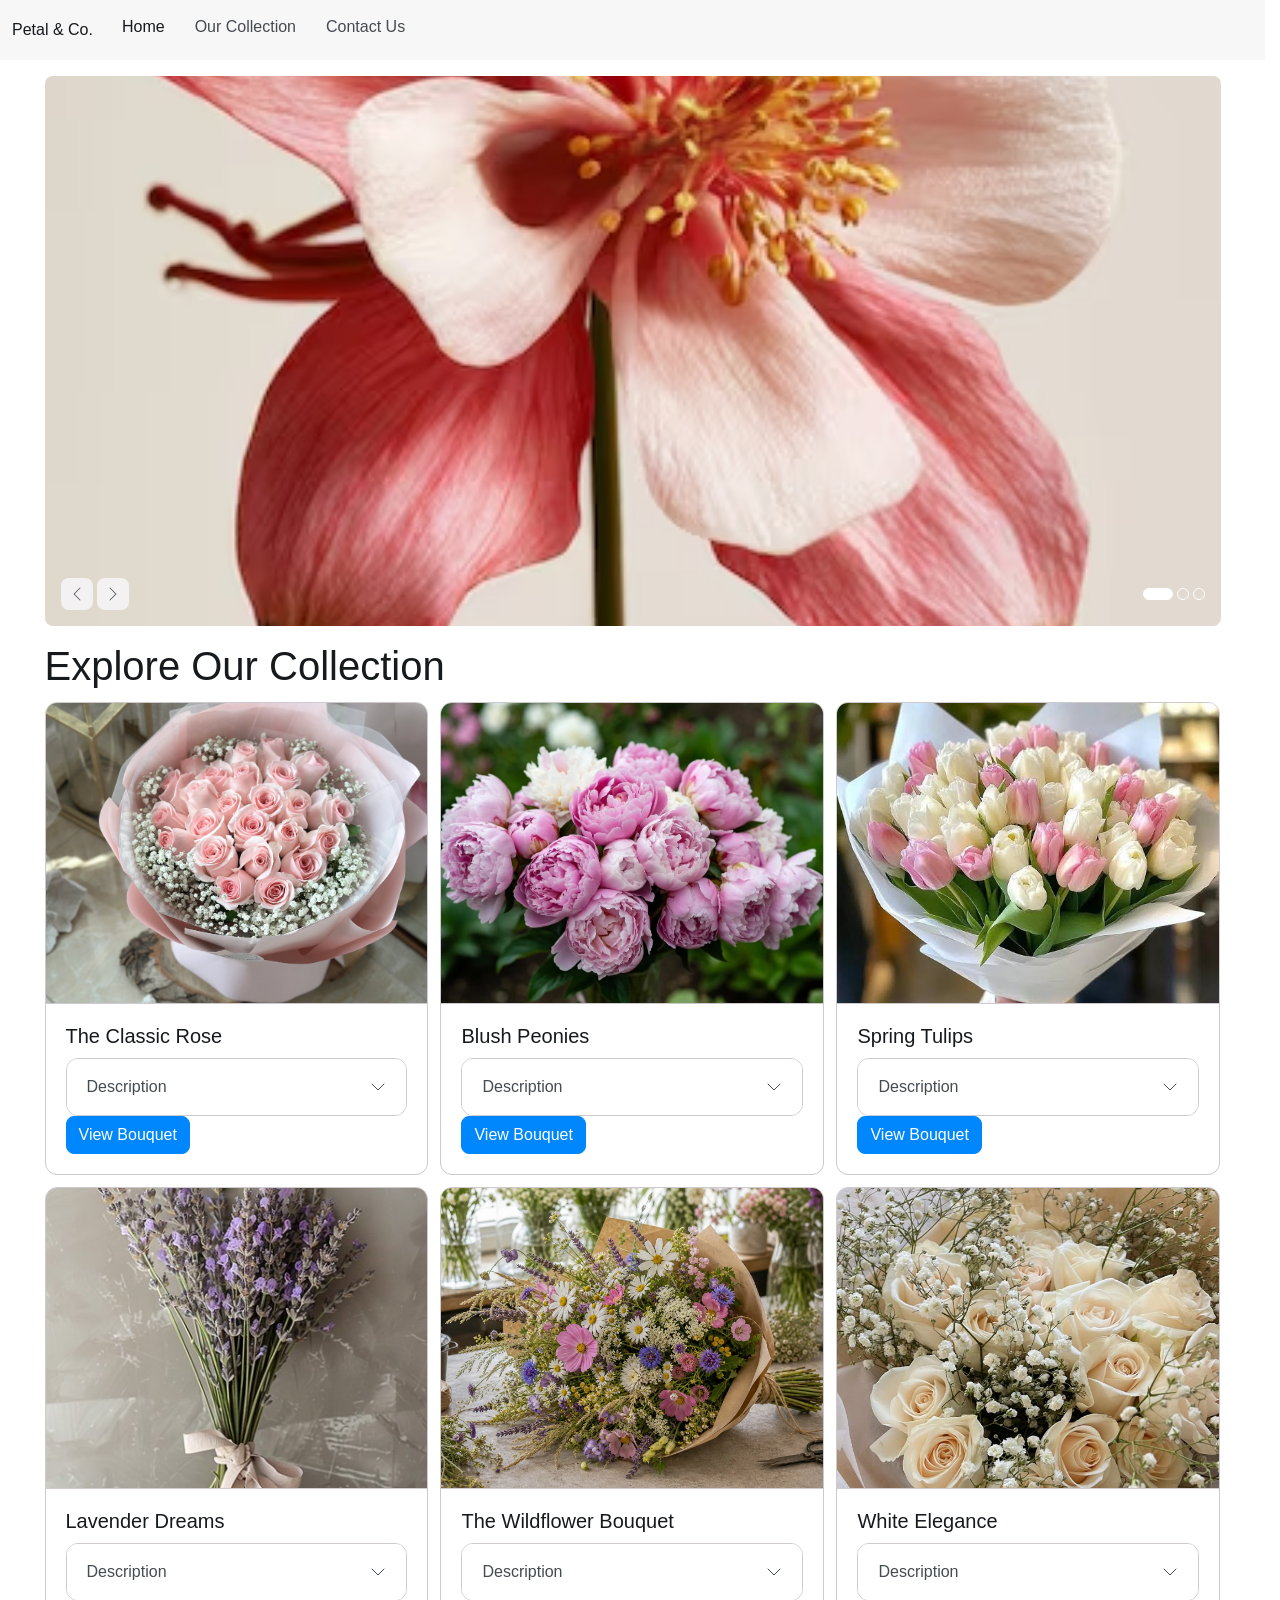
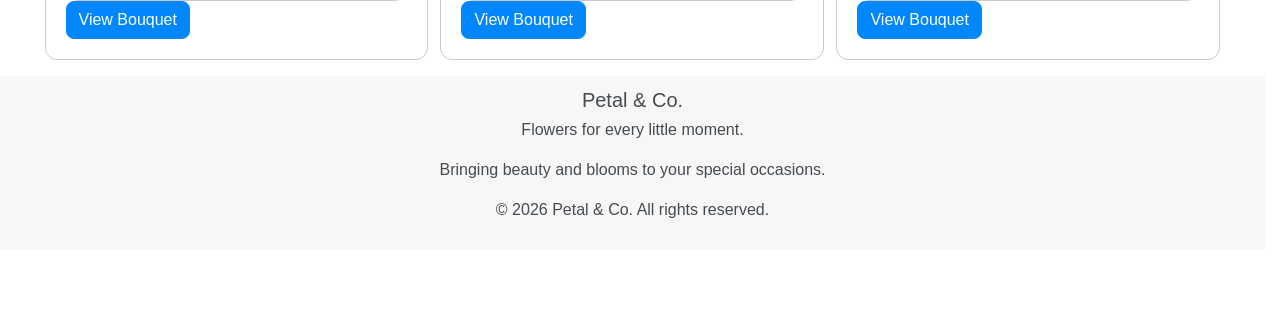
<file: index.html>
<!DOCTYPE html>
<html lang="en">
<head>
    <meta charset="UTF-8">
    <meta name="viewport" content="width=device-width, initial-scale=1.0">

    <title>Petal & Co. | Floral Studio</title>

    <link rel="stylesheet" href="css/bootstrap.min.css">
    <link rel="stylesheet" href="css/style.css">
    <script type="module" src="js/bootstrap.bundle.min.js"></script>
</head>

<body>


<nav class="navbar bg-1 fg-2 md:navbar-expand">
    <div class="container-fluid">

        <a class="navbar-brand" href="index.html">Petal & Co.</a>

        <button class="btn-icon navbar-toggler" type="button"
            data-bs-toggle="drawer"
            data-bs-target="#petalMenu"
            aria-controls="petalMenu"
            aria-expanded="false"
            aria-label="Toggle navigation">
            <span class="navbar-toggler-icon" aria-hidden="true"></span>
        </button>

        <dialog class="drawer drawer-end" tabindex="-1"
            id="petalMenu"
            aria-labelledby="petalMenuLabel">

            <div class="drawer-header">
                <h5 class="drawer-title" id="petalMenuLabel">Menu</h5>
                <button type="button" class="btn-close"
                    data-bs-dismiss="drawer" aria-label="Close"></button>
            </div>

            <div class="drawer-body">
                <ul class="navbar-nav me-auto mb-2">
                    <li class="nav-item">
                        <a class="nav-link active" aria-current="page" href="index.html">Home</a>
                    </li>
                    <li class="nav-item">
                        <a class="nav-link" href="#collection">Our Collection</a>
                    </li>
                    <li class="nav-item">
                        <a class="nav-link" href="contact.html">Contact Us</a>
                    </li>
                </ul>
            </div>

        </dialog>
    </div>
</nav>

<main>


<div class="container mt-5">

    <div id="petalCarousel" class="carousel carousel-overlay slide">
        <div class="carousel-inner rounded-5">

            <div class="carousel-item active">
                <img src="images/banner1.jpg" class="d-block w-100" alt="Beautiful pink and white flower">
            </div>

            <div class="carousel-item">
                <img src="images/banner2.jpg" class="d-block w-100" alt="Hibiscus flower">
            </div>

            <div class="carousel-item">
                <img src="images/banner3.jpg" class="d-block w-100" alt="Tulip flower">
            </div>

        </div>

        <div class="carousel-overlay-controls">
            <div>
                <button class="btn-icon btn-sm btn-subtle theme-secondary" type="button" data-bs-target="#petalCarousel" data-bs-slide="prev">
                    <span class="carousel-icon-prev" aria-hidden="true"></span>
                    <span class="visually-hidden">Previous</span>
                </button>

                <button class="btn-icon btn-sm btn-subtle theme-secondary" type="button" data-bs-target="#petalCarousel" data-bs-slide="next">
                    <span class="carousel-icon-next" aria-hidden="true"></span>
                    <span class="visually-hidden">Next</span>
                </button>
            </div>

            <div class="carousel-indicators">
                <button type="button" data-bs-target="#petalCarousel" data-bs-slide-to="0" class="active" aria-current="true" aria-label="Slide 1"></button>

                <button type="button" data-bs-target="#petalCarousel" data-bs-slide-to="1" aria-label="Slide 2"></button>

                <button type="button" data-bs-target="#petalCarousel" data-bs-slide-to="2" aria-label="Slide 3"></button>
            </div>
        </div>
    </div>

</div>

<div class="container mt-5" id="collection">

    <h1 class="mb-4">Explore Our Collection</h1>

    <div class="row g-4">


<div class="col-12 md:col-6 lg:col-4">

    <section class="card h-100" style="max-width: 100%">
        <img src="images/flower1.jpg" class="card-img-top" alt="Beautiful pink rose bouquet">

        <div class="card-body">
            <h4 class="card-title">The Classic Rose</h4>

            <div class="accordion">
                <details class="accordion-item" name="accordion1">
                    <summary class="accordion-header">
                        Description
                        <svg class="accordion-icon" xmlns="http://www.w3.org/2000/svg" viewBox="0 0 16 16" fill="none" stroke="currentColor" stroke-linecap="round" stroke-linejoin="round">
                            <path d="m2 5 6 6 6-6"/>
                        </svg>
                    </summary>

                    <div class="accordion-body">
                        <p class="card-text">A timeless arrangement of beautiful roses, perfect for celebrating love, appreciation and special moments.</p>
                    </div>
                </details>


<button type="button" class="btn-solid theme-primary" data-bs-toggle="dialog" data-bs-target="#roseDialog">
    View Bouquet
</button>

<dialog class="dialog" id="roseDialog">

    <div class="dialog-header">
        <h2 class="dialog-title">The Classic Rose</h2>
        <button type="button" class="btn-close" data-bs-dismiss="dialog" aria-label="Close"></button>
    </div>

    <div class="dialog-body">
        <p>A beautiful arrangement of fresh roses, thoughtfully designed to make every occasion special. Perfect for birthdays, anniversaries and meaningful gifts.</p>
    </div>

    <div class="dialog-footer">
        <button type="button" class="btn-solid theme-secondary" data-bs-dismiss="dialog">Close</button>
    </div>

</dialog>

            </div>
        </div>
    </section>

</div>




<div class="col-12 md:col-6 lg:col-4">
    <section class="card h-100" style="max-width: 100%">
        <img src="images/flower2.jpg" class="card-img-top" alt="Soft pink blush peony bouquet">

        <div class="card-body">
            <h4 class="card-title">Blush Peonies</h4>

            <div class="accordion">
                <details class="accordion-item" name="accordion2">
                    <summary class="accordion-header">
                        Description
                        <svg class="accordion-icon" xmlns="http://www.w3.org/2000/svg" viewBox="0 0 16 16" fill="none" stroke="currentColor" stroke-linecap="round" stroke-linejoin="round"><path d="m2 5 6 6 6-6"/></svg>
                    </summary>
                    <div class="accordion-body">
                        <p class="card-text">A delicate arrangement of soft pink peonies, bringing elegance and beauty to any special occasion.</p>
                    </div>
                </details>

                <button type="button" class="btn-solid theme-primary" data-bs-toggle="dialog" data-bs-target="#peonyDialog">View Bouquet</button>

                <dialog class="dialog" id="peonyDialog">
                    <div class="dialog-header">
                        <h2 class="dialog-title">Blush Peonies</h2>
                        <button type="button" class="btn-close" data-bs-dismiss="dialog" aria-label="Close"></button>
                    </div>
                    <div class="dialog-body">
                        <p>Our Blush Peonies feature beautiful pink blooms that create a soft, romantic look. Perfect for birthdays, celebrations and thoughtful gifts.</p>
                    </div>
                    <div class="dialog-footer">
                        <button type="button" class="btn-solid theme-secondary" data-bs-dismiss="dialog">Close</button>
                    </div>
                </dialog>
            </div>
        </div>
    </section>
</div>




<div class="col-12 md:col-6 lg:col-4">
    <section class="card h-100" style="max-width: 100%">
        <img src="images/flower3.jpg" class="card-img-top" alt="Colourful fresh spring tulip bouquet">

        <div class="card-body">
            <h4 class="card-title">Spring Tulips</h4>

            <div class="accordion">
                <details class="accordion-item" name="accordion3">
                    <summary class="accordion-header">
                        Description
                        <svg class="accordion-icon" xmlns="http://www.w3.org/2000/svg" viewBox="0 0 16 16" fill="none" stroke="currentColor" stroke-linecap="round" stroke-linejoin="round"><path d="m2 5 6 6 6-6"/></svg>
                    </summary>
                    <div class="accordion-body">
                        <p class="card-text">Bright and cheerful tulips that bring a fresh touch of spring into any home.</p>
                    </div>
                </details>

                <button type="button" class="btn-solid theme-primary" data-bs-toggle="dialog" data-bs-target="#tulipDialog">View Bouquet</button>

                <dialog class="dialog" id="tulipDialog">
                    <div class="dialog-header">
                        <h2 class="dialog-title">Spring Tulips</h2>
                        <button type="button" class="btn-close" data-bs-dismiss="dialog" aria-label="Close"></button>
                    </div>
                    <div class="dialog-body">
                        <p>Our Spring Tulips are a colourful arrangement inspired by the beauty of the season. A lovely choice for welcoming spring or brightening someone's day.</p>
                    </div>
                    <div class="dialog-footer">
                        <button type="button" class="btn-solid theme-secondary" data-bs-dismiss="dialog">Close</button>
                    </div>
                </dialog>
            </div>
        </div>
    </section>
</div>



<div class="col-12 md:col-6 lg:col-4">
    <section class="card h-100" style="max-width: 100%">
        <img src="images/flower4.jpg" class="card-img-top" alt="Elegant lavender and purple flower arrangement">

        <div class="card-body">
            <h4 class="card-title">Lavender Dreams</h4>

            <div class="accordion">
                <details class="accordion-item" name="accordion4">
                    <summary class="accordion-header">
                        Description
                        <svg class="accordion-icon" xmlns="http://www.w3.org/2000/svg" viewBox="0 0 16 16" fill="none" stroke="currentColor" stroke-linecap="round" stroke-linejoin="round"><path d="m2 5 6 6 6-6"/></svg>
                    </summary>
                    <div class="accordion-body">
                        <p class="card-text">A calming combination of purple blooms, designed to create a graceful and peaceful atmosphere.</p>
                    </div>
                </details>

                <button type="button" class="btn-solid theme-primary" data-bs-toggle="dialog" data-bs-target="#lavenderDialog">View Bouquet</button>

                <dialog class="dialog" id="lavenderDialog">
                    <div class="dialog-header">
                        <h2 class="dialog-title">Lavender Dreams</h2>
                        <button type="button" class="btn-close" data-bs-dismiss="dialog" aria-label="Close"></button>
                    </div>
                    <div class="dialog-body">
                        <p>Lavender Dreams brings together beautiful purple flowers for a soft and elegant arrangement. Perfect for thoughtful gifts and special moments.</p>
                    </div>
                    <div class="dialog-footer">
                        <button type="button" class="btn-solid theme-secondary" data-bs-dismiss="dialog">Close</button>
                    </div>
                </dialog>
            </div>
        </div>
    </section>
</div>



<div class="col-12 md:col-6 lg:col-4">
    <section class="card h-100" style="max-width: 100%">
        <img src="images/flower5.jpg" class="card-img-top" alt="Colourful wildflower bouquet with mixed seasonal blooms">

        <div class="card-body">
            <h4 class="card-title">The Wildflower Bouquet</h4>

            <div class="accordion">
                <details class="accordion-item" name="accordion5">
                    <summary class="accordion-header">
                        Description
                        <svg class="accordion-icon" xmlns="http://www.w3.org/2000/svg" viewBox="0 0 16 16" fill="none" stroke="currentColor" stroke-linecap="round" stroke-linejoin="round"><path d="m2 5 6 6 6-6"/></svg>
                    </summary>
                    <div class="accordion-body">
                        <p class="card-text">A playful mix of seasonal wildflowers, bringing natural colour and charm to every arrangement.</p>
                    </div>
                </details>

                <button type="button" class="btn-solid theme-primary" data-bs-toggle="dialog" data-bs-target="#wildflowerDialog">View Bouquet</button>

                <dialog class="dialog" id="wildflowerDialog">
                    <div class="dialog-header">
                        <h2 class="dialog-title">The Wildflower Bouquet</h2>
                        <button type="button" class="btn-close" data-bs-dismiss="dialog" aria-label="Close"></button>
                    </div>
                    <div class="dialog-body">
                        <p>Inspired by nature, this bouquet features a mix of seasonal flowers with different colours and textures. A beautiful choice for anyone who loves a natural look.</p>
                    </div>
                    <div class="dialog-footer">
                        <button type="button" class="btn-solid theme-secondary" data-bs-dismiss="dialog">Close</button>
                    </div>
                </dialog>
            </div>
        </div>
    </section>
</div>




<div class="col-12 md:col-6 lg:col-4">
    <section class="card h-100" style="max-width: 100%">
        <img src="images/flower6.jpg" class="card-img-top" alt="Elegant white roses and delicate white flowers">

        <div class="card-body">
            <h4 class="card-title">White Elegance</h4>

            <div class="accordion">
                <details class="accordion-item" name="accordion6">
                    <summary class="accordion-header">
                        Description
                        <svg class="accordion-icon" xmlns="http://www.w3.org/2000/svg" viewBox="0 0 16 16" fill="none" stroke="currentColor" stroke-linecap="round" stroke-linejoin="round"><path d="m2 5 6 6 6-6"/></svg>
                    </summary>
                    <div class="accordion-body">
                        <p class="card-text">A timeless arrangement of delicate white blooms, perfect for elegant celebrations and meaningful occasions.</p>
                    </div>
                </details>

                <button type="button" class="btn-solid theme-primary" data-bs-toggle="dialog" data-bs-target="#whiteDialog">View Bouquet</button>

                <dialog class="dialog" id="whiteDialog">
                    <div class="dialog-header">
                        <h2 class="dialog-title">White Elegance</h2>
                        <button type="button" class="btn-close" data-bs-dismiss="dialog" aria-label="Close"></button>
                    </div>
                    <div class="dialog-body">
                        <p>White Elegance features a graceful selection of white flowers, creating a clean and sophisticated look for weddings, celebrations and special gifts.</p>
                    </div>
                    <div class="dialog-footer">
                        <button type="button" class="btn-solid theme-secondary" data-bs-dismiss="dialog">Close</button>
                    </div>
                </dialog>
            </div>
        </div>
    </section>
</div>


</div>
</div>
</main>


<footer class="bg-1 fg-2 mt-5 p-4 text-center">

    <h4>Petal & Co.</h4>

    <p>Flowers for every little moment.</p>

    <p>Bringing beauty and blooms to your special occasions.</p>

    <p>&copy; 2026 Petal & Co. All rights reserved.</p>

</footer>




</body>
</html>
</file>
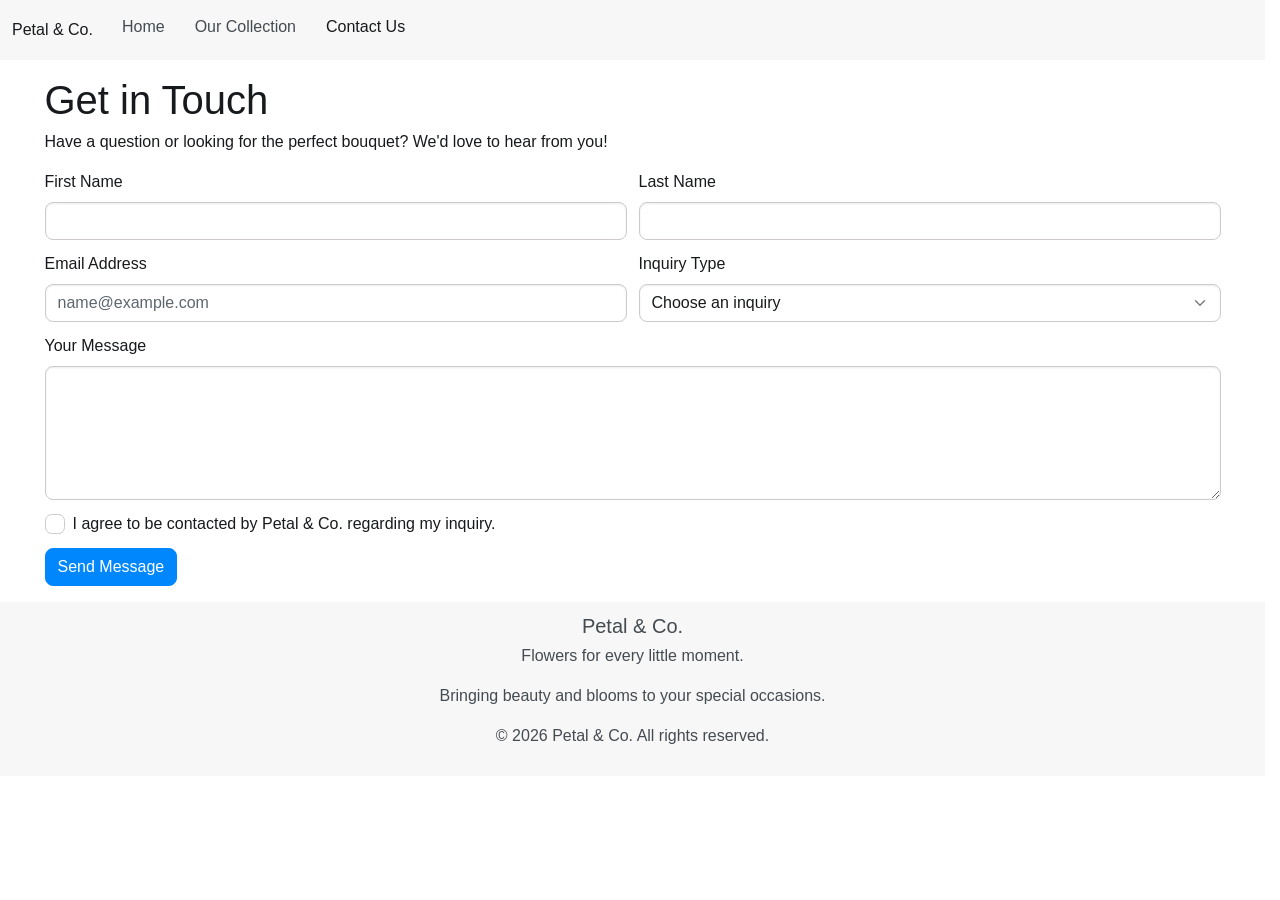
<file: contact.html>
<!DOCTYPE html>
<html lang="en">
<head>
    <meta charset="UTF-8">
    <meta name="viewport" content="width=device-width, initial-scale=1.0">
    <title>Contact Us | Petal & Co.</title>

    <link rel="stylesheet" href="css/bootstrap.min.css">
    <link rel="stylesheet" href="css/style.css">
    <script type="module" src="js/bootstrap.bundle.min.js"></script>
</head>

<body>

    <nav class="navbar bg-1 fg-2 md:navbar-expand">
        <div class="container-fluid">
            <a class="navbar-brand" href="index.html">Petal & Co.</a>

            <button class="btn-icon navbar-toggler" type="button"
                data-bs-toggle="drawer" data-bs-target="#contactMenu"
                aria-controls="contactMenu" aria-expanded="false"
                aria-label="Toggle navigation">
                <span class="navbar-toggler-icon" aria-hidden="true"></span>
            </button>

            <dialog class="drawer drawer-end" tabindex="-1" id="contactMenu"
                aria-labelledby="contactMenuLabel">
                <div class="drawer-header">
                    <h5 class="drawer-title" id="contactMenuLabel">Menu</h5>
                    <button type="button" class="btn-close"
                        data-bs-dismiss="drawer" aria-label="Close"></button>
                </div>

                <div class="drawer-body">
                    <ul class="navbar-nav me-auto mb-2">
                        <li class="nav-item">
                            <a class="nav-link" href="index.html">Home</a>
                        </li>
                        <li class="nav-item">
                            <a class="nav-link" href="index.html#collection">Our Collection</a>
                        </li>
                        <li class="nav-item">
                            <a class="nav-link active" aria-current="page"
                                href="contact.html">Contact Us</a>
                        </li>
                    </ul>
                </div>
            </dialog>
        </div>
    </nav>

    <main class="container mt-5">
        <h1>Get in Touch</h1>
        <p>Have a question or looking for the perfect bouquet? We'd love to hear from you!</p>

        <form>
            <div class="row g-4">

                <div class="col-12 md:col-6">
                    <div class="form-field">
                        <label for="firstName">First Name</label>
                        <input type="text" class="form-control"
                            id="firstName" name="firstName">
                    </div>
                </div>

                <div class="col-12 md:col-6">
                    <div class="form-field">
                        <label for="lastName">Last Name</label>
                        <input type="text" class="form-control"
                            id="lastName" name="lastName">
                    </div>
                </div>

                <div class="col-12 md:col-6">
                    <div class="form-field">
                        <label for="email">Email Address</label>
                        <input type="email" class="form-control"
                            id="email" name="email"
                            placeholder="name@example.com">
                    </div>
                </div>

                <div class="col-12 md:col-6">
                    <div class="form-field">
                        <label for="inquiry">Inquiry Type</label>
                        <select class="form-control" id="inquiry" name="inquiry">
                            <option value="">Choose an inquiry</option>
                            <option value="custom">Custom Bouquet</option>
                            <option value="order">Existing Order</option>
                            <option value="event">Event Flowers</option>
                            <option value="other">Other</option>
                        </select>
                    </div>
                </div>

                <div class="col-12">
                    <div class="form-field">
                        <label for="message">Your Message</label>
                        <textarea class="form-control" id="message"
                            name="message" rows="5"></textarea>
                    </div>
                </div>

                <div class="col-12">
                    <div class="form-field">
                        <input type="checkbox" class="check"
                            id="consent" name="consent">
                        <label for="consent">
                            I agree to be contacted by Petal & Co. regarding my inquiry.
                        </label>
                    </div>
                </div>

                <div class="col-12">
                    <button type="submit" class="btn-solid theme-primary">
                        Send Message
                    </button>
                </div>

            </div>
        </form>
    </main>

    <footer class="bg-1 fg-2 mt-5 p-4 text-center">
        <h4>Petal & Co.</h4>
        <p>Flowers for every little moment.</p>
        <p>Bringing beauty and blooms to your special occasions.</p>
        <p>&copy; 2026 Petal & Co. All rights reserved.</p>
    </footer>

</body>
</html>
</file>
<file: css/style.css>
.carousel img {
    height: 550px;
    object-fit: cover;
}



.card-img-top {
    height: 300px;
    object-fit: cover;
}
</file>
